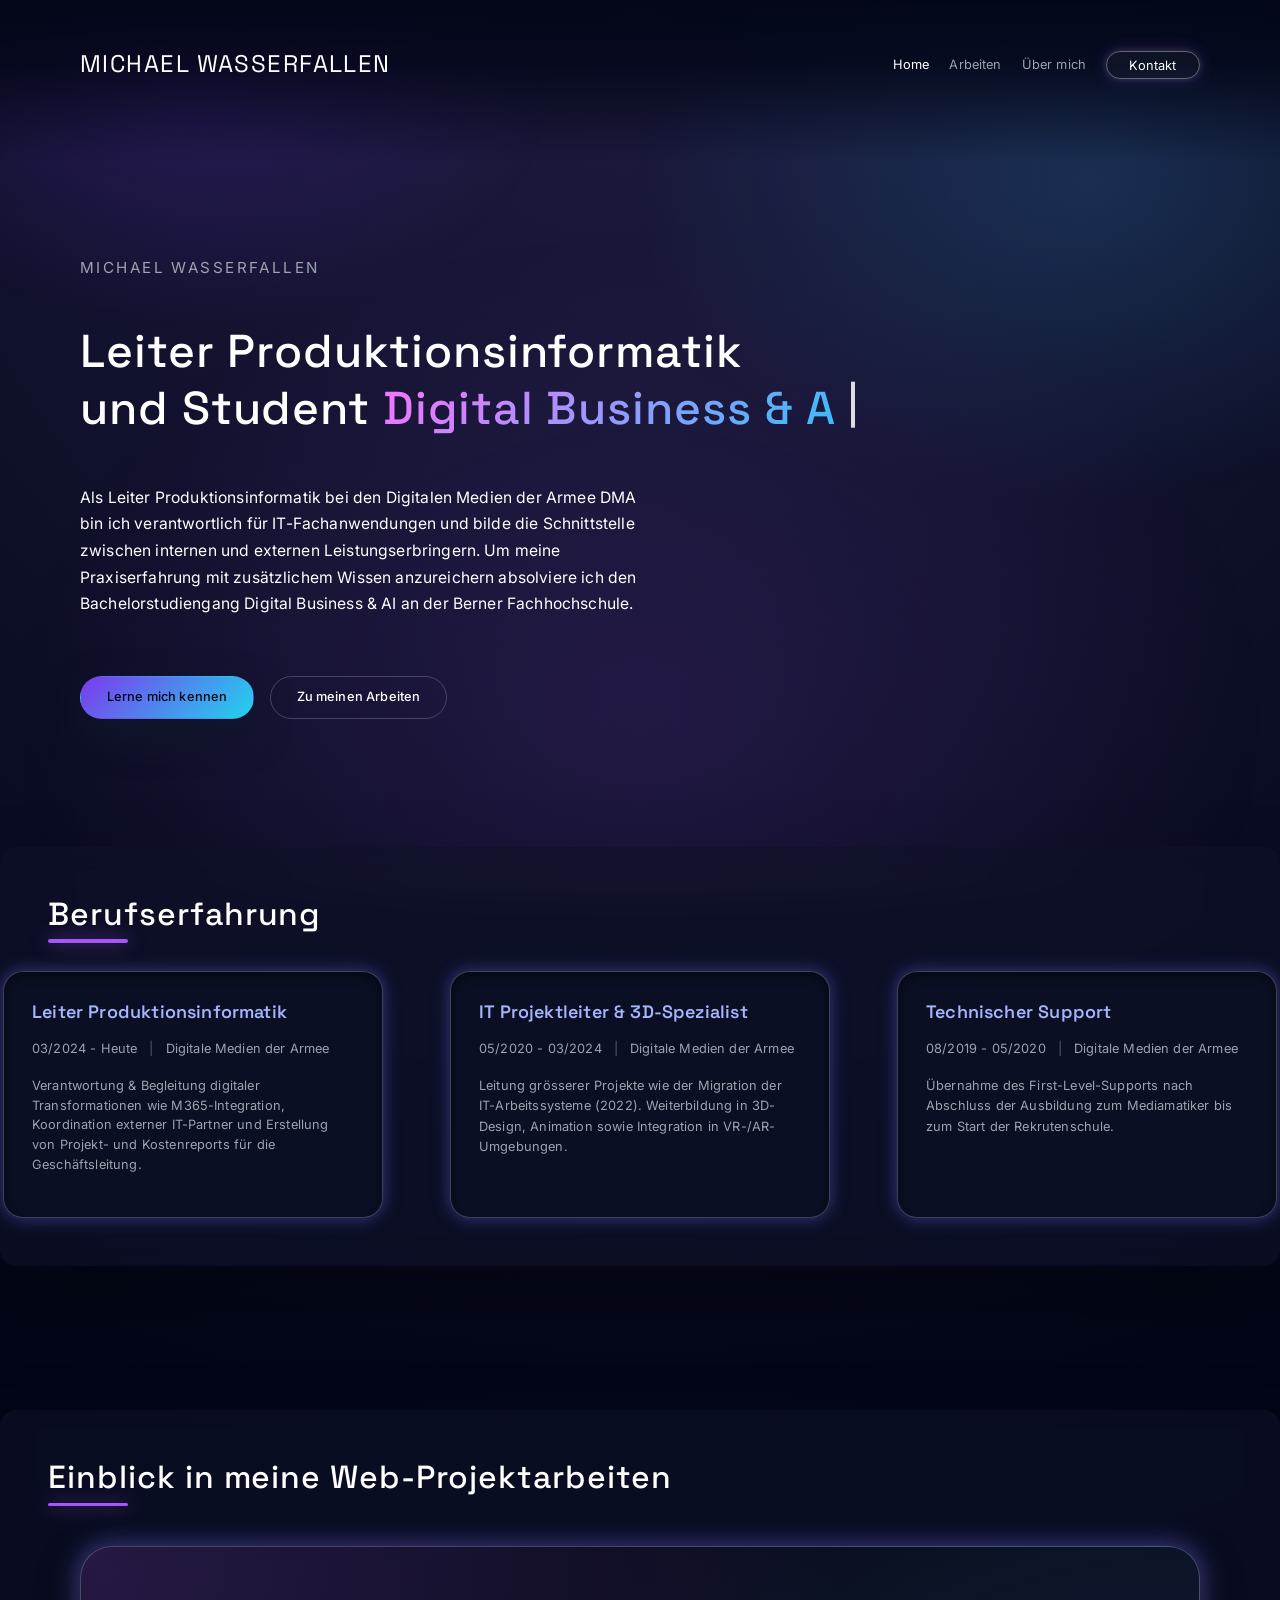
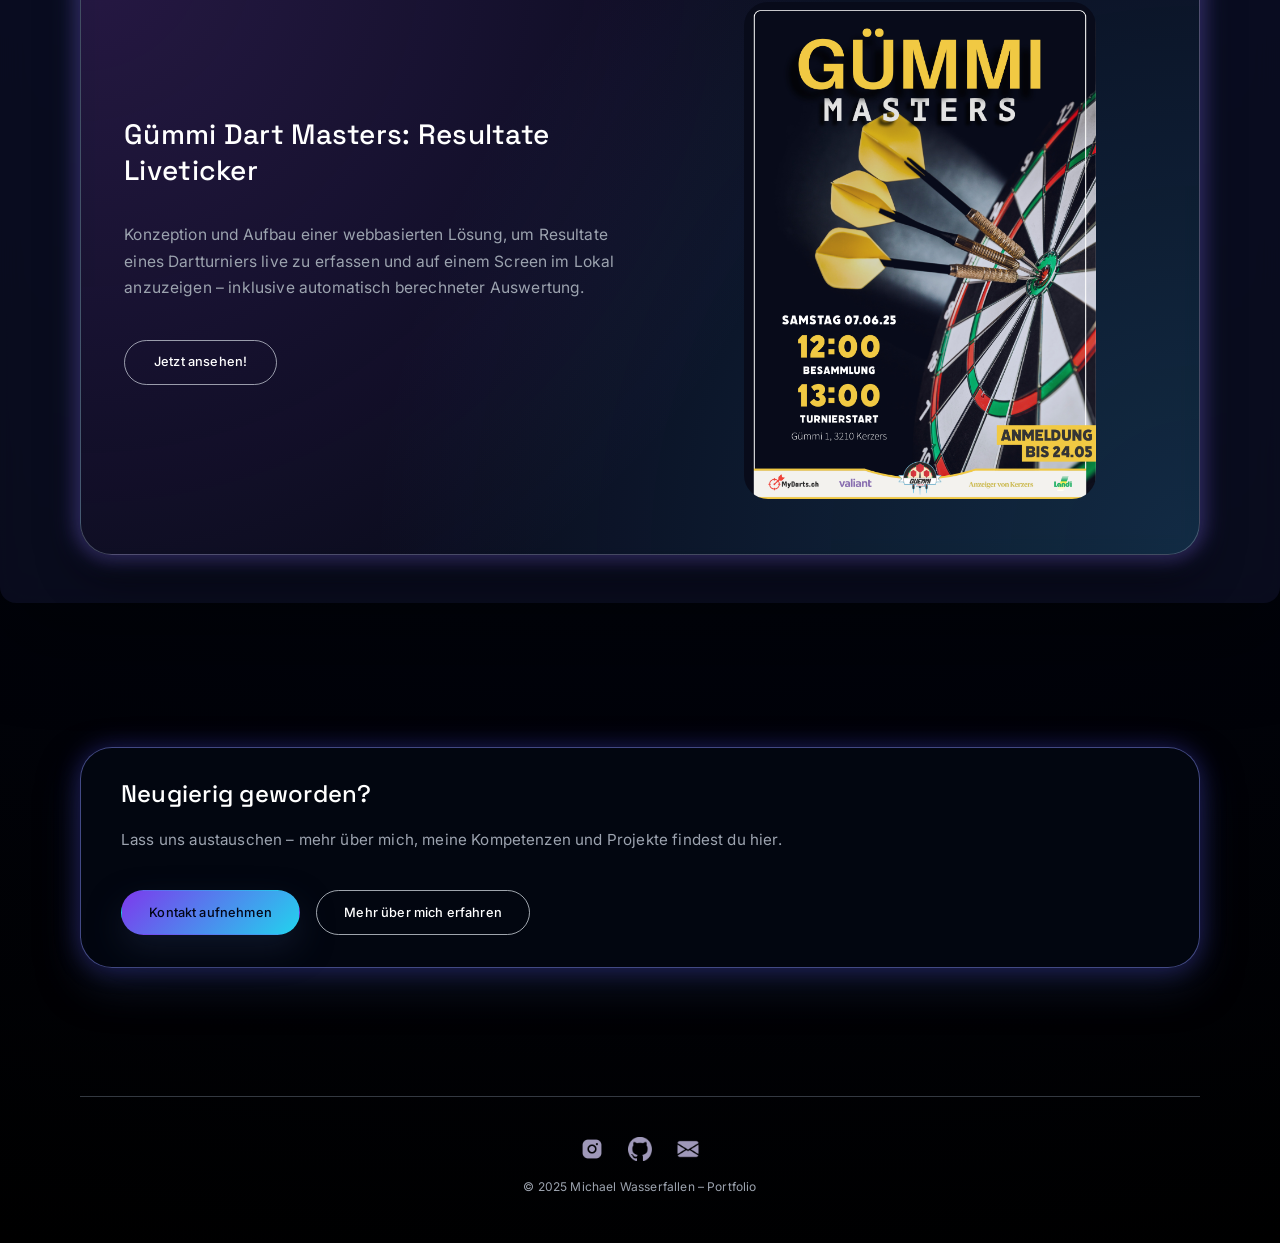
<file: index.html>
<!DOCTYPE html>
<html lang="de">
<head>
    <meta charset="UTF-8" />
    <meta name="viewport" content="width=device-width, initial-scale=1.0" />
    <title>Michael Wasserfallen – Portfolio</title>

    <!-- Google Fonts: Space Grotesk + Inter -->
    <link rel="preconnect" href="https://fonts.googleapis.com">
    <link rel="preconnect" href="https://fonts.gstatic.com" crossorigin>
    <link href="https://fonts.googleapis.com/css2?family=Inter:wght@300;400;500;600;700&family=Space+Grotesk:wght@400;500;600;700&display=swap"
          rel="stylesheet"
    />

    <!-- CSS-Stylesheets -->
    <link rel="stylesheet" href="css/base.css">
    <link rel="stylesheet" href="css/layout.css">
    <link rel="stylesheet" href="css/component.css">
</head>

<body>
<!-- HEADER / NAVIGATION -->
<header class="site-header">
    <div class="header-inner">
        <div class="brand">MICHAEL WASSERFALLEN</div>

        <nav id="site-nav" class="main-nav" aria-label="Hauptnavigation">
            <ul>
                <li><a href="index.html" class="active">Home</a></li>
                <li><a href="arbeiten.html">Arbeiten</a></li>
                <li><a href="ueber-mich.html">Über mich</a></li>
                <li><a href="kontakt.html" class="nav-link nav-link--cta">Kontakt</a></li>
            </ul>
        </nav>

        <button class="nav-toggle" type="button"
                aria-label="Menü öffnen"
                aria-controls="site-nav"
                aria-expanded="false">
            <span class="nav-toggle__icon" aria-hidden="true"></span>
        </button>
    </div>
</header>


<!-- HAUPTINHALT -->
<main class="content-inner">
    <!-- INTRO-BEREICH -->
    <section id="hero" aria-labelledby="hero-heading">
        <div class="hero-inner">
            <div class="hero-content">
                <p class="hero-subtitle">
                    Michael Wasserfallen
                </p>

                <h1 class="hero-title typewriter" aria-label="Leiter Produktionsinformatik und Student Digital Business & AI">
                    <span id="tw-line1"></span><br />
                    <span id="tw-line2"></span><span id="tw-grad" class="hero-highlight"></span>
                    <span class="tw-caret" aria-hidden="true"></span>
                </h1>


                <p class="hero-text">
                    Als Leiter Produktionsinformatik bei den Digitalen Medien der Armee DMA bin ich verantwortlich
                    für IT-Fachanwendungen und bilde die Schnittstelle zwischen internen und externen
                    Leistungs­erbringern. Um meine Praxiserfahrung mit zusätzlichem Wissen anzureichern absolviere
                    ich den Bachelorstudiengang Digital Business &amp; AI an der Berner Fachhochschule.
                </p>

                <div class="hero-actions">
                    <a href="ueber-mich.html" class="btn-hero btn-hero--primary">Lerne mich kennen</a>
                    <a href="arbeiten.html" class="btn-hero btn-hero--ghost">Zu meinen Arbeiten</a>
                </div>
            </div>
        </div>
    </section>


    <!-- BERUFSERFAHRUNG -->
    <section data-animate id="berufserfahrung" aria-labelledby="experience-heading">
        <div class="experience-inner module">
            <header>
                <h2 id="experience-heading" class="section-title section-title--underline">Berufserfahrung</h2>
            </header>

            <div class="experience-grid">
                <article class="experience-card">
                    <h3 class="exp-title">Leiter Produktionsinformatik</h3>
                    <p class="exp-meta">
                        <span>03/2024 - Heute</span>
                        <span class="meta-divider">|</span>
                        <span>Digitale Medien der Armee</span>
                    </p>
                    <p class="exp-text">
                        Verantwortung & Begleitung digitaler Transformationen wie M365-Integration, Koordination externer IT-Partner und Erstellung von Projekt- und Kostenreports für die Geschäftsleitung.
                    </p>
                </article>

                <article class="experience-card">
                    <h3 class="exp-title">IT Projektleiter &amp; 3D-Spezialist</h3>
                    <p class="exp-meta">
                        <span>05/2020 - 03/2024</span>
                        <span class="meta-divider">|</span>
                        <span>Digitale Medien der Armee</span>
                    </p>
                    <p>
                        Leitung grösserer Projekte wie der Migration der IT-Arbeitssysteme (2022). Weiterbildung in 3D-Design, Animation sowie Integration in VR-/AR-Umgebungen.
                    </p>
                </article>

                <article class="experience-card">
                    <h3 class="exp-title">Technischer Support</h3>
                    <p class="exp-meta">
                        <span>08/2019 - 05/2020</span>
                        <span class="meta-divider">|</span>
                        <span>Digitale Medien der Armee</span>
                    </p>
                    <p>
                        Übernahme des First-Level-Supports nach Abschluss der Ausbildung zum Mediamatiker bis zum Start der Rekrutenschule.
                    </p>
                </article>
            </div>
        </div>
    </section>

    <!-- WEB-PROJEKTARBEITEN -->
    <section data-animate id="webprojekte" aria-labelledby="projects-heading">
        <div class="projects-inner module">

            <header class="projects-header">
                <h2 id="projects-heading" class="section-title section-title--underline">
                    Einblick in meine Web-Projektarbeiten
                </h2>
            </header>

            <div class="project-card-wrapper">
                <article class="project-card">
                    <div class="project-card__content">
                        <h3 class="project-title">
                            Gümmi Dart Masters: Resultate Liveticker
                        </h3>
                        <p class="project-text">
                            Konzeption und Aufbau einer webbasierten Lösung, um Resultate eines
                            Dartturniers live zu erfassen und auf einem Screen im Lokal
                            anzuzeigen – inklusive automatisch berechneter Auswertung.
                        </p>
                        <a href="arbeiten.html" class="project-cta">Jetzt ansehen!</a>
                    </div>

                    <figure class="project-card__media">
                        <img
                                src="assets/guemmi-dart-masters.jpg"
                                alt="Poster zum Event Gümmi Dart Masters mit Dartboard und Turnierinfos"
                        />
                    </figure>
                </article>
            </div>

        </div>
    </section>



    <!-- CALL-TO-ACTION BEREICH -->
    <section data-animate id="cta" aria-labelledby="cta-heading">
        <div class="cta-inner">
            <article class="cta-card">
                <div class="cta-content">
                    <h2 id="cta-heading">Neugierig geworden?</h2>
                    <p class="cta-text">
                        Lass uns austauschen – mehr über mich, meine Kompetenzen und Projekte
                        findest du hier.
                    </p>
                </div>

                <div class="cta-actions">
                    <a href="kontakt.html" class="btn-cta btn-cta--primary">
                        Kontakt aufnehmen
                    </a>
                    <a href="ueber-mich.html" class="btn-cta btn-cta--ghost">
                        Mehr über mich erfahren
                    </a>
                </div>
            </article>
        </div>
    </section>


</main>

<!-- FOOTER -->
<footer class="site-footer">
    <div class="footer-container">
        <div class="footer-line"></div>

        <div class="footer-inner">
            <div class="footer-social">
                <a href="https://www.instagram.com/michael_was.00" target="_blank" class="footer-icon"><img src="assets/instagram.png" alt="instagram"></a>
                <a href="https://github.com/repos" target="_blank" class="footer-icon"><img src="assets/github.png" alt="github"></a>
                <a href="mailto:michael@wasserfallen.ch" class="footer-icon"><img src="assets/mail.png" alt="mail"></a>
            </div>

            <p class="footer-copy">
                © 2025 Michael Wasserfallen – Portfolio
            </p>
        </div>
    </div>
</footer>

<!-- Scripts -->

<script src="js/animations.js"></script>
<script src="js/nav.js"></script>
<script src="js/title.js"></script>

</body>
</html>
</file>
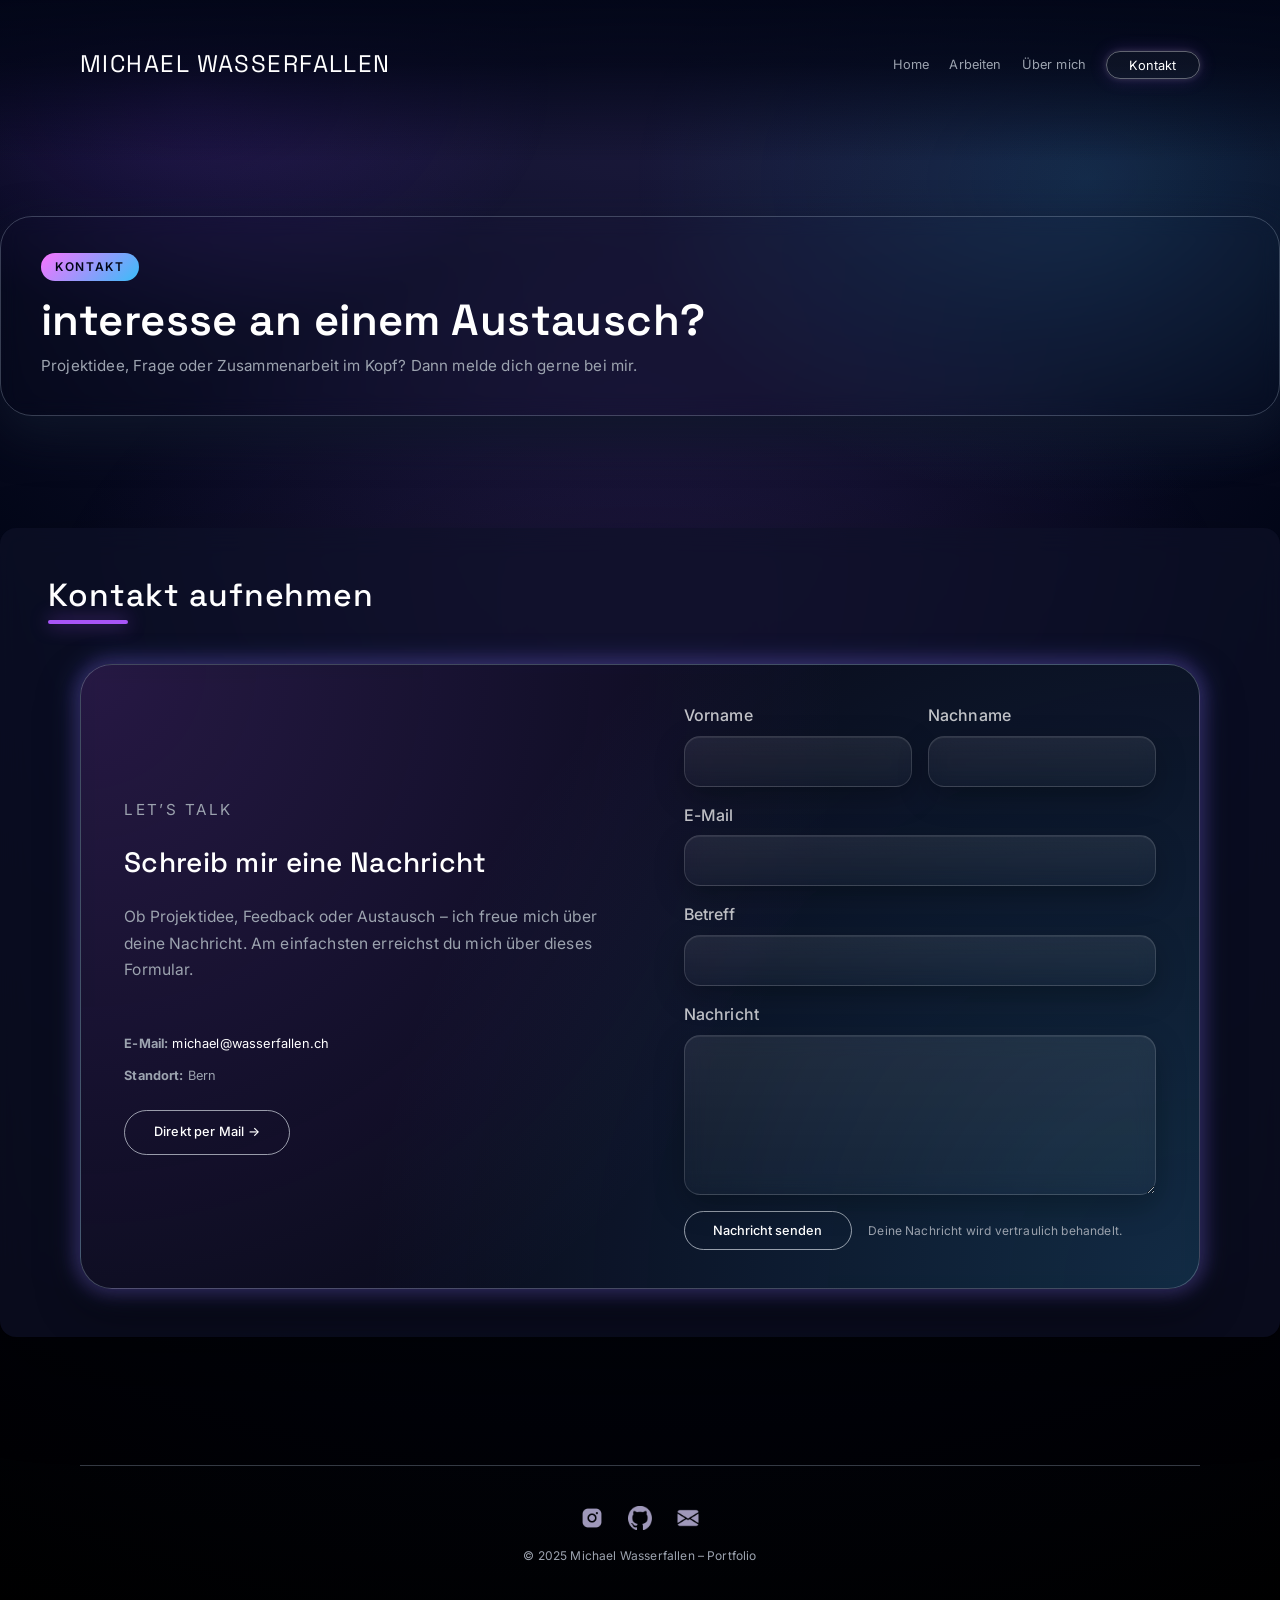
<file: kontakt.html>
<!doctype html>
<html lang="de">
<head>
    <meta charset="utf-8" />
    <meta name="viewport" content="width=device-width, initial-scale=1" />
    <title>Kontakt · Portfolio</title>

    <!-- Google Fonts -->
    <link rel="preconnect" href="https://fonts.googleapis.com">
    <link rel="preconnect" href="https://fonts.gstatic.com" crossorigin>
    <link href="https://fonts.googleapis.com/css2?family=Inter:wght@300;400;500;600;700&family=Space+Grotesk:wght@400;500;600;700&display=swap" rel="stylesheet">

    <!-- Bestehende Styles -->
    <link rel="stylesheet" href="css/base.css" />
    <link rel="stylesheet" href="css/layout.css" />
    <link rel="stylesheet" href="css/component.css" />

    <!-- Page-spezifisch -->
    <link rel="stylesheet" href="css/kontakt.css" />

</head>

<body class="page page--kontakt">

<!-- HEADER -->
<header class="site-header">
    <div class="header-inner">
        <div class="brand">MICHAEL WASSERFALLEN</div>

        <nav id="site-nav" class="main-nav" aria-label="Hauptnavigation">
            <ul>
                <li><a href="index.html">Home</a></li>
                <li><a href="arbeiten.html">Arbeiten</a></li>
                <li><a href="ueber-mich.html">Über mich</a></li>
                <li><a href="kontakt.html" class="active nav-link nav-link--cta">Kontakt</a></li>
            </ul>
        </nav>

        <button class="nav-toggle"
                type="button"
                aria-label="Menü öffnen"
                aria-controls="site-nav"
                aria-expanded="false">
            <span class="nav-toggle__icon" aria-hidden="true"></span>
        </button>
    </div>
</header>

<main class="content-inner" id="content">

    <section id="kontakt-hero" class="page-hero" aria-labelledby="kontakt-hero-heading">
        <div class="page-hero-inner">
            <div class="page-hero-card">
                <span class="page-hero-chip">KONTAKT</span>
                <h1 id="kontakt-hero-heading" class="page-hero-title">interesse an einem Austausch?</h1>
                <p class="page-hero-lead">
                    Projektidee, Frage oder Zusammenarbeit im Kopf? Dann melde dich gerne bei mir.
                </p>
            </div>
        </div>
    </section>


    <!-- KONTAKT -->
    <section data-animate id="kontakt" aria-labelledby="kontakt-heading">
        <div class="projects-inner module">

            <header class="projects-header">
                <h2 id="kontakt-heading" class="section-title section-title--underline">
                    Kontakt aufnehmen
                </h2>
            </header>

            <div class="project-card-wrapper">
                <article class="project-card" aria-label="Kontaktformular">

                    <!-- LEFT: Text -->
                    <div class="project-card__content">
                        <p class="hero-subtitle" style="margin:0;">Let’s talk</p>

                        <h2 class="project-title" style="margin:0;">
                            Schreib mir eine Nachricht
                        </h2>

                        <p class="project-text">
                            Ob Projektidee, Feedback oder Austausch – ich freue mich über deine Nachricht.
                            Am einfachsten erreichst du mich über dieses Formular.
                        </p>

                        <div class="contact-meta">
                            <div>
                                <strong>E-Mail:</strong>
                                <a href="mailto:michael@wasserfallen.ch">
                                    michael@wasserfallen.ch
                                </a>
                            </div>
                            <div>
                                <strong>Standort:</strong> Bern
                            </div>
                        </div>

                        <a class="project-cta"
                           href="mailto:michael@wasserfallen.ch">
                            Direkt per Mail →
                        </a>
                    </div>

                    <!-- RIGHT: FORM -->
                    <div class="project-card__media">

                        <!-- FORMSPREE ENDPOINT -->
                        <form class="contact-form"
                              id="contact-form"
                              action="https://formspree.io/f/mvgejdvr"
                              method="POST">

                            <!-- Formspree Optionen -->
                            <input type="hidden" name="_subject" value="[Portfolio] Neue Kontaktanfrage">
                            <input type="hidden" name="_template" value="table">

                            <!-- Honeypot gegen Spam -->
                            <input type="text" name="_gotcha" style="display:none">

                            <div class="form-grid">
                                <div class="field">
                                    <label for="vorname">Vorname</label>
                                    <input id="vorname" name="Vorname" type="text" required>
                                </div>

                                <div class="field">
                                    <label for="nachname">Nachname</label>
                                    <input id="nachname" name="Nachname" type="text" required>
                                </div>

                                <div class="field field--full">
                                    <label for="email">E-Mail</label>
                                    <input id="email" name="E-Mail" type="email" required>
                                </div>

                                <div class="field field--full">
                                    <label for="betreff">Betreff</label>
                                    <input id="betreff" name="Betreff" type="text" required>
                                </div>

                                <div class="field field--full">
                                    <label for="nachricht">Nachricht</label>
                                    <textarea id="nachricht" name="Nachricht" rows="6" required></textarea>
                                </div>
                            </div>

                            <div class="form-actions">
                                <button class="project-cta" type="submit">
                                    Nachricht senden
                                </button>
                                <p class="form-hint">
                                    Deine Nachricht wird vertraulich behandelt.
                                </p>
                            </div>
                        </form>

                        <div class="form-success" id="form-success" hidden>
                            <h3>Vielen Dank!</h3>
                            <p>Deine Nachricht wurde erfolgreich übermittelt.<br>
                                Ich melde mich so bald wie möglich bei dir.</p>
                        </div>

                    </div>
                </article>
            </div>

        </div>
    </section>

</main>

<!-- FOOTER -->
<footer class="site-footer">
    <div class="footer-container">
        <div class="footer-line"></div>

        <div class="footer-inner">
            <div class="footer-social">
                <a href="https://www.instagram.com/michael_was.00" target="_blank" class="footer-icon"><img src="assets/instagram.png" alt="instagram"></a>
                <a href="https://github.com/repos" target="_blank" class="footer-icon"><img src="assets/github.png" alt="github"></a>
                <a href="mailto:michael@wasserfallen.ch" class="footer-icon"><img src="assets/mail.png" alt="mail"></a>
            </div>

            <p class="footer-copy">
                © 2025 Michael Wasserfallen – Portfolio
            </p>
        </div>
    </div>
</footer>

<script src="js/nav.js"></script>
<script src="js/animations.js"></script>
<script src="js/contact.js"></script>

</body>
</html>
</file>
<file: css/base.css>
:root {
    /* Farbpalette */
    --color-bg: #050816;
    --color-bg-soft: #0b1020;
    --color-surface: #111827;
    --color-surface-soft: #020617;

    --color-primary: #7c3aed;
    --color-primary-soft: rgba(124, 58, 237, 0.15);

    --color-accent: #22d3ee;
    --color-accent-soft: rgba(34, 211, 238, 0.25);

    --color-text-main: #ffffff;
    --color-text-muted: #9ca3af;
    --color-border-subtle: #1f2933;
    --color-border-strong: #4b5563;

    /* Typografie – Fonts */
    --font-heading: "Space Grotesk", system-ui, -apple-system, BlinkMacSystemFont,
    "Segoe UI", sans-serif;
    --font-body: "Inter", system-ui, -apple-system, BlinkMacSystemFont, "Segoe UI",
    sans-serif;

    /* Typografie – Grössen */
    --font-size-xs: 0.75rem;   /* z.B. Badges, Meta */
    --font-size-sm: 0.8rem;  /* Navigation, kleinere Labels */
    --font-size-base: 1rem;    /* Standard-Fliesstext */
    --font-size-lg: 1.125rem;  /* Lead-Text, Cards */
    --font-size-xl: 1.5rem;    /* Sekundäre Überschriften */
    --font-size-2xl: 2rem;     /* H2 / Hero-Subheadline */
    --font-size-3xl: 2.75rem;  /* H1 / Hero-Headline */

    /* Abstände (Spacing Scale) */
    --space-2: 0.5rem;
    --space-3: 0.75rem;
    --space-4: 1rem;
    --space-5: 1.25rem;
    --space-6: 1.5rem;
    --space-8: 2rem;
    --space-10: 2.5rem;
    --space-12: 3rem;

    /* Radius & Schatten */
    --radius-sm: 0.375rem;
    --radius-md: 0.75rem;
    --radius-lg: 1.5rem;
    --radius-pill: 999px;

    --shadow-soft: 0 18px 45px rgba(15, 23, 42, 0.85);

    /* Breakpoints */
    --bp-sm: 640px;
    --bp-md: 768px;
    --bp-lg: 1024px;
    --bp-xl: 1280px;
}

/* -------------------------
   Reset / Normalisierung light
   ------------------------- */

*,
*::before,
*::after {
    box-sizing: border-box;
}

html,
body {
    margin: 0;
    padding: 0;
}

/* -------------------------
   Global Styles
   ------------------------- */

body {
    font-family: var(--font-body);
    font-size: var(--font-size-base);
    line-height: 1.6;
    letter-spacing: 0.01em;
    color: var(--color-text-main);

    background: radial-gradient(
            circle at top,
            #1d1b3f 0,
            #020617 50%,
            #000000 100%
    );
    min-height: 100vh;

    -webkit-font-smoothing: antialiased;
}

/* Standard-Text */

p {
    margin: 0 0 0.9rem;
}

/* Überschriften */

h1,
h2,
h3,
h4,
h5,
h6 {
    font-family: var(--font-heading);
    font-weight: 600;
    letter-spacing: 0.01em;
    margin: 0 0 0.6rem;
    color: var(--color-text-main);
}

h1 {
    font-size: var(--font-size-3xl);
    line-height: 1.1;
}

h2 {
    font-size: var(--font-size-2xl);
    line-height: 1.2;
}

h3 {
    font-size: var(--font-size-xl);
    line-height: 1.3;
}

/* Listen */

ul,
ol {
    margin: 0 0 0.9rem 1.4rem;
    padding: 0;
}

/* Links */

a {
    color: inherit;
    text-decoration: none;
}

a:hover {
    text-decoration: underline;
}

/* Bilder */

img {
    max-width: 100%;
    display: block;
}

/* Formulare – Basis */

input,
textarea,
button {
    font-family: inherit;
    font-size: inherit;
}

/* Hintergrundfarbe */

body::before {
    content: "";
    position: fixed;
    inset: 0;
    z-index: -1;

    background:
            radial-gradient(600px 400px at 15% 10%, rgba(124,58,237,0.18), transparent 60%),
            radial-gradient(700px 500px at 85% 20%, rgba(56,189,248,0.16), transparent 65%),
            radial-gradient(900px 700px at 50% 80%, rgba(168,85,247,0.12), transparent 70%);
}
</file>
<file: css/layout.css>
/* Globales Grid-Layout */

:root {
    --grid-columns: 12;
    --grid-gutter: 24px;
    --grid-margin-x: 80px;
}

.layout-grid {
    display: grid;

    grid-template-columns:
    [full-start]
    minmax(var(--grid-margin-x), 1fr)
    [content-start]
    repeat(var(--grid-columns), minmax(0, 72px))
    [content-end]
    minmax(var(--grid-margin-x), 1fr)
    [full-end];

    column-gap: var(--grid-gutter);
    width: 100%;
}

.content-inner{
    max-width: 90rem;
    margin: 0 auto;

}

.site-header,
.site-footer {
    width: 100%;

}

/* HEADER */
.site-header {
    position: sticky;
    top: 0;
    z-index: 100;
    width: 100%;
    background: linear-gradient(
            to bottom,
            rgba(2, 6, 23, 0.95) 0%,      /* kräftiger am oberen Rand */
            rgba(2, 6, 23, 0.80) 40%,     /* weichere Mitte */
            rgba(2, 6, 23, 0.00) 100%     /* Ausblendung */
    );
}

.header-inner {
    max-width: 90rem;          /* wie experience-inner, projects-inner, cta-inner, footer-container */
    margin: 0 auto;
    padding-inline: 5rem;      /* 80px links/rechts */
    padding-bottom: 2rem;
    height: 10rem;              /* Header-Höhe */
    display: flex;
    align-items: center;
    justify-content: space-between;
}

/* =========================
   Hero Layout
   ========================= */

/* HERO – Layout */

#hero {
    position: relative;
    padding: 6rem 0 4rem;
}

.hero-inner {
    max-width: 90rem;               /* wie experience-inner, projects-inner, footer-container */
    margin: 0 auto;
    padding-inline: 5rem;           /* 80px links/rechts */
}

@media (max-width: 855px) {
    .hero-inner {
        padding-inline: 2rem;
    }

    .header-inner {
        padding-inline: 2rem;
    }

    #hero {
        min-height: auto;
        padding-top: 4rem;
        padding-bottom: 3rem;
    }

    .experience-inner {
        padding-inline: 2rem;
    }
}
.hero-content {
    width: 100%;
    display: flex;
    flex-direction: column;
    gap: 1.6rem;                        /* Abstand zwischen Subtitle, H1, Text, Buttons */
}

.hero-actions {
    display: flex;
    gap: 1rem;
}

/* =========================
   Page Hero (Subpages)
   ========================= */

.page-hero{
    position: relative;
    padding: 3.5rem 0 2.5rem;
}

.page-hero-inner{
    max-width: 90rem;
    margin: 0 auto;
}

@media (max-width: 855px){
    .page-hero-inner{
        padding-inline: 2rem;
    }
}

@media (max-width: 48rem){
    .page-hero{
        padding: 3rem 0 2rem;
    }
}


/* =========================
   Berufserfahrung – Layout
   ========================= */

/* Äusserer Abschnitt – oben/unten Luft, kein Grid mehr */
#berufserfahrung {
    padding: 4rem 0 4.5rem;
}

/* Innerer Container, der für die 80px Rand sorgt */
.experience-inner {
    max-width: 90rem;      /* 1440px = 90rem */
    margin: 0 auto;
    padding-inline: 5rem;  /* 80px links & rechts */
}

/* Grid-Grundlayout – mobile first */
.experience-grid {
    display: grid;
    grid-template-columns: minmax(0, 1fr);
    row-gap: 2rem;
}

/* Ab ~768px: 2 Spalten */
@media (min-width: 48rem) { /* 768px */
    .experience-grid {
        grid-template-columns: repeat(2, minmax(0, 1fr));
        column-gap: 2rem;
    }
}

/* Ab ~1200–1440px: 3 Spalten mit Figma-Werten in rem */
@media (min-width: 75rem) { /* 1200px */
    .experience-grid {
        grid-template-columns: repeat(3, 23.75rem); /* 380px */
        column-gap: 4.1875rem;                      /* 67px */
        justify-content: center;                    /* zentriert im Container */
    }
}

/* =========================
   Projekte – Layout
   ========================= */

#webprojekte {
    padding: 4.5rem 0 5rem;
}

/* Gleiche Breite & Padding wie Berufserfahrung! */
.projects-inner {
    max-width: 90rem;        /* wie .experience-inner */
    margin: 0 auto;
    padding-inline: 5rem;    /* 80px links/rechts, wie bei Berufserfahrung */
}

@media (max-width: 48rem) {
    .projects-inner {
        padding-inline: 1.5rem;
    }
}

.projects-header {
    margin-bottom: 2.5rem;
}

/* Wrapper, der die Card zentriert */
.project-card-wrapper {
    display: flex;
    justify-content: center;  /* Karte mittig, Titel bleibt am Grid */
}

/* Die eigentliche Card als 2-Spalten-Grid */
.project-card {
    width: 100%;
    max-width: 70rem;
    margin: 0 auto;
    display: grid;
    gap: 2.5rem;
    align-items: stretch;
}

@media (min-width: 56rem) {
    .project-card {
        grid-template-columns: minmax(0, 1.1fr) minmax(0, 1fr);
    }
}

.project-card__content {
    display: flex;
    flex-direction: column;
    justify-content: center;
    gap: 1.5rem;
    align-items: flex-start;   /* wichtig: sonst Button mittig/breit */
}

.project-card__media {
    display: flex;
    align-items: center;
    justify-content: center;
}

.project-card__media img {
    width: 100%;
    max-width: 22rem;
    border-radius: 1.5rem;
    object-fit: cover;
}

/* CTA – Layout */

#cta {
    padding: 4rem 0 5rem;
}

.cta-inner {
    max-width: 90rem;
    margin: 0 auto;
    padding-inline: 5rem;      /* wie bei den anderen Sections */
}

@media (max-width: 48rem) {
    .cta-inner {
        padding-inline: 1.5rem;
    }
}

.cta-card {
    border-radius: 2rem;
    padding: 2rem 2.5rem;
    display: flex;
    flex-direction: column;    /* Buttons unter den Text */
    align-items: flex-start;   /* alles linksbündig */
    gap: 1.5rem;
}

.cta-content {
    display: flex;
    flex-direction: column;
    gap: 0.6rem;
}

.cta-actions {
    display: flex;
    flex-wrap: wrap;
    gap: 1rem;
}

/* =========================
   Footer – Layout
   ========================= */

.site-footer {
    padding: 3rem 0 2rem;
}

/* Container mit derselben Breite wie die Sections */
.footer-container {
    max-width: 90rem;
    margin: 0 auto;
    padding-inline: 5rem; /* = 80px links + rechts */
}

/* Linie mit gleicher Breite wie der Content */
.footer-line {
    width: 100%;
    height: 1px;
    background: rgba(148, 163, 184, 0.35);
}

/* Footer-Inhalt bleibt zentriert */
.footer-inner {
    display: flex;
    flex-direction: column;
    align-items: center;
    gap: 1rem;
}

@media (max-width: 48rem) {
    .footer-container {
        padding-inline: 1.5rem;
    }
}


/*--- Arbeiten ---*/

/* Wenn du "stack" und "actions" noch nicht hast: */
.stack { display: grid; gap: 1rem; }
.actions { display: flex; flex-wrap: wrap; gap: .75rem; align-items: center; }

/* Featured-Projekt: 2 Spalten ab Desktop, sonst 1 */
.grid--projects {
    display: grid;
    gap: 1.25rem;
}
@media (min-width: 900px) {
    .grid--projects {
        grid-template-columns: 1.2fr .8fr;
        align-items: center;
    }
}

@media (max-width: 500px){
    .current-role__wrap{
        max-width: none;
    }
}
</file>
<file: css/component.css>
/* Brand / Name im Header */
.brand {
    font-family: var(--font-heading);
    letter-spacing: 0.06em;
    font-size: var(--font-size-xl);
    text-transform: uppercase;
}

/* Navigation */
header nav ul {
    display: flex;
    gap: 1.25rem;
    list-style: none;
    padding: 0;
    margin: 0;
}

header nav a {
    font-size: var(--font-size-sm);
    color: var(--color-text-muted);
    text-decoration: none;
}

header nav a.active,
header nav a:hover {
    color: var(--color-text-main);
}

/* ===================================
   Navigation CTA Button (Kontakt)
   =================================== */

.nav-link--cta {
    padding: 0.35rem 1.4rem;
    border-radius: 999px;
    border: 1px solid rgba(255, 255, 255, 0.35);
    color: var(--color-text-main);
    background: rgba(255, 255, 255, 0.03);
    box-shadow:
            0 0 6px rgba(255, 255, 255, 0.15),
            0 0 18px rgba(168, 85, 247, 0.20);
    transition:
            background 150ms ease,
            border-color 150ms ease,
            box-shadow 150ms ease,
            transform 150ms ease,
            color 150ms ease;
}

/* Hover Style */
.nav-link--cta:hover {
    background: linear-gradient(135deg, #f973ff, #38bdf8);
    color: #020617;
    border-color: transparent;
    box-shadow:
            0 0 12px rgba(249, 115, 255, 0.45),
            0 0 24px rgba(56, 189, 248, 0.35),
            0 4px 24px rgba(0, 0, 0, 0.6);

    transform: translateY(-1px);
}

/* =========================
   Mobile Nav (Hamburger)
   ========================= */

.header-inner { position: relative; } /* damit Dropdown sauber sitzt */

.nav-toggle{
    display: none; /* Desktop: versteckt */
    width: 44px;
    height: 44px;
    border-radius: 999px;
    border: 1px solid rgba(148, 163, 184, 0.35);
    background: rgba(15, 23, 42, 0.35);
    backdrop-filter: blur(8px);
    cursor: pointer;
    -webkit-appearance: none;
    appearance: none;
    padding: 0;
    line-height: 1;
    flex: 0 0 44px;      /* verhindert "zusammendrücken" */
    border-radius: 999px;
    overflow: hidden;
}

.nav-toggle:focus-visible{
    outline: 2px solid rgba(56, 189, 248, 0.8);
    outline-offset: 3px;
}

.nav-toggle__icon{
    position: relative;
    display: block;
    width: 18px;
    height: 2px;
    margin: 0 auto;
    background: rgba(255,255,255,0.9);
    border-radius: 999px;
}

.nav-toggle__icon::before,
.nav-toggle__icon::after{
    content:"";
    position: absolute;
    left: 0;
    width: 18px;
    height: 2px;
    background: rgba(255,255,255,0.9);
    border-radius: 999px;
    transition: transform 180ms ease, top 180ms ease, opacity 180ms ease;
}

.nav-toggle__icon::before{ top: -6px; }
.nav-toggle__icon::after{ top: 6px; }

/* Mobile Breakpoint */
@media (max-width: 855px){

    /* Button sichtbar (rechts, gleiche Zeile wie Brand) */
    .nav-toggle{
        display: inline-flex;
        align-items: center;
        justify-content: center;
        margin-left: 5rem;
    }

    /* Menü: volle Breite unter dem Header */
    .main-nav{
        position: absolute;
        left: 0;
        right: 0;
        top: 100%;
        width: 100%;
        padding: 0.75rem 1rem 1rem;


        background: rgba(2, 6, 23, 0.92);
        border-top: 1px solid rgba(148, 163, 184, 0.25);
        box-shadow: 0 18px 45px rgba(15, 23, 42, 0.55);


        display: block;                 /* wichtig für Animation */
        opacity: 0;
        transform: translateY(-10px);
        pointer-events: none;
        visibility: hidden;

        transition:
                opacity 220ms ease,
                transform 220ms ease,
                visibility 0s linear 220ms;   /* visibility erst nach Fade aus */

        border-radius: 0;
    }

    /* UL vertikal */
    .main-nav ul{
        display: grid;
        gap: 0.25rem;
        margin: 0;
        padding: 0;
    }

    .main-nav a{
        display: flex;
        align-items: center;
        justify-content: flex-start;
        padding: 0.95rem 0.9rem;
        border-radius: 0.9rem;
    }

    .main-nav a.nav-link--cta{
        justify-content: center;
    }

    /* Open-State */
    .site-header.nav-open .main-nav{
        opacity: 1;
        transform: translateY(0);
        pointer-events: auto;
        visibility: visible;

        transition:
                opacity 220ms ease,
                transform 220ms ease,
                visibility 0s;
    }



    .site-header.nav-open .nav-toggle__icon{ background: transparent; }
    .site-header.nav-open .nav-toggle__icon::before{ top: 0; transform: rotate(45deg); }
    .site-header.nav-open .nav-toggle__icon::after{ top: 0; transform: rotate(-45deg); }

}



/* Featured Project */
.featured-project .project-text a.project-link {
    display: inline-block;
    margin-top: 1rem;
    color: var(--color-accent);
    font-weight: 500;
}

/* =========================
   Home: Hero-Section
   ========================= */

.typewriter {
    position: relative;
}

/* Blinking caret */
.tw-caret {
    display: inline-block;
    width: 0.08em;
    height: 1em;
    margin-left: 0.08em;
    transform: translateY(0.08em);
    background: currentColor;
    opacity: 0.85;
    animation: tw-blink 0.9s steps(1) infinite;
}

@keyframes tw-blink {
    50% { opacity: 0; }
}

/* Accessibility: respects user setting */
@media (prefers-reduced-motion: reduce) {
    .tw-caret { animation: none; }
}


.hero-subtitle {
    font-size: var(--font-size-sm);
    color: var(--color-text-muted);
    letter-spacing: 0.16em;
    text-transform: uppercase;
}

#hero-heading {
    font-family: var(--font-heading);
    font-size: var(--font-size-3xl);
    line-height: 1.1;
    letter-spacing: 0.01em;
}

.hero-text {
    font-size: var(--font-size-lg);
    color: var(--color-text-muted);
    max-width: 48rem;                  /* etwas schmaler Fliesstext */
}

/* Buttons im Hero */
.hero-actions {
    display: flex;
    flex-wrap: wrap;
    gap: 1rem;
}

.hero-actions a {
    display: inline-flex;
    align-items: center;
    justify-content: center;
    padding: 0.65rem 1.6rem;
    border-radius: var(--radius-pill);
    font-size: var(--font-size-sm);
    font-weight: 500;
    text-decoration: none;
}

/* =========================
   Page Hero (Subpages) – Card/Typo
   ========================= */

.page-hero-card{
    position: relative;
    border-radius: 2rem;
    padding: 2.25rem 2.5rem;
    border: 1px solid rgba(148, 163, 184, 0.35);
    box-shadow: var(--shadow-soft);
    backdrop-filter: blur(10px);
}

.page-hero-chip{
    display: inline-flex;
    align-items: center;
    height: 28px;
    padding: 0 14px;
    border-radius: 999px;

    font-size: var(--font-size-xs);
    font-weight: 600;
    letter-spacing: 0.14em;
    text-transform: uppercase;

    background: linear-gradient(135deg, #f973ff, #38bdf8);
    color: #020617;
}

.page-hero-title{
    margin-top: 1rem;
    font-size: clamp(2.4rem, 3.4vw, 3.4rem);
    line-height: 1.1;
}

.page-hero-lead{
    margin: 0.35rem 0 0;
    color: var(--color-text-muted);
    font-size: 0.95rem;
}

@media (max-width: 48rem){
    .page-hero-card{
        padding: 1.75rem 1.5rem;
    }
}


/* Erster Link = Primärbutton */
.hero-actions a:first-child {
    background: linear-gradient(135deg, var(--color-primary), var(--color-accent));
    color: #020617;
    box-shadow: 0 16px 36px rgba(15, 23, 42, 0.9);
}

.hero-actions a:first-child:hover {
    background: linear-gradient(135deg, #f973ff, #38bdf8);
    color: #020617;
    border-color: transparent;
    box-shadow: 0 0 12px rgba(249, 115, 255, 0.45), 0 0 24px rgba(56, 189, 248, 0.35), 0 4px 24px rgba(0, 0, 0, 0.6);
    transform: translateY(-1px);
}

/* Zweiter Link = Ghost-Button */
.hero-actions a:last-child {
    background: transparent;
    border: 1px solid rgba(148, 163, 184, 0.35);
    color: var(--color-text-main);
}

.hero-actions a:last-child:hover {
    background: rgba(15, 23, 42, 0.95);
    box-shadow: 0 0 12px rgba(249, 115, 255, 0.45), 0 0 24px rgba(56, 189, 248, 0.35), 0 4px 24px rgba(0, 0, 0, 0.6);
    transform: translateY(-1px);

}

/* Zwischentitel - Section title */

.section-title {
    font-family: var(--font-heading);
    font-size: var(--font-size-2xl);
    font-weight: 500;
    letter-spacing: 0.03em;
    color: var(--color-text-main);
    margin: 0 0 1.75rem;
}


.section-title--underline {
    position: relative;
    padding-bottom: 0.6rem;        /* Abstand zur Linie */
}

.section-title--underline::after {
    content: "";
    position: absolute;
    left: 0;
    bottom: 0;
    width: 5rem;                   /* Länge der Linie ~80px */
    height: 0.22rem;               /* ca. 3–4px */
    border-radius: 999px;
    background: #a855f7;
    box-shadow: 0 0 18px rgba(168, 85, 247, 0.7);
}

/* Highlights- und Akzente */

.module {
    position: relative;
    border-radius: 1rem;
    padding: 3rem;
    background: rgba(15, 18, 40, 0.65);
    backdrop-filter: blur(14px);
    box-shadow: 0 40px 80px rgba(0,0,0,0.35);
}

[data-animate] {
    opacity: 0;
    transform: translateY(24px);
    transition: opacity .8s ease, transform .8s ease;
}

[data-animate].is-visible {
    opacity: 1;
    transform: translateY(0);
}



/* =========================
   Berufserfahrung – Cards
   ========================= */

.experience-card {
    min-height: 13.5625rem;   /* 217px – min-height, damit Text nicht überläuft */
    padding: 1.75rem;
    border-radius: 1.25rem;
    background: rgba(12, 17, 35, 0.55);
    border: 1px solid rgba(148, 163, 184, 0.35);
    display: flex;
    flex-direction: column;
    gap: 0.5rem;
    backdrop-filter: blur(6px);
    box-shadow:
            0 0 18px 3px rgba(103, 135, 255, 0.20),   /* großer blauer Glow */
            0 0 12px 2px rgba(168, 85, 247, 0.15),     /* violetter sekundärer Glow */
            0 4px 12px rgba(0, 0, 0, 0.45) inset;

}

.experience-card:hover {
    transform: translateY(-3px);
    border-color: rgba(168, 85, 247, 0.28);
    box-shadow:
            0 0 0 1px rgba(120, 80, 255, 0.12) inset,
            0 22px 70px rgba(0,0,0,0.38);
}

.experience-card h3 {
    font-family: var(--font-heading);
    font-size: var(--font-size-lg);
}

.experience-card p {
    font-size: var(--font-size-sm);
    color: var(--color-text-muted);
}

.exp-title {
    font-family: var(--font-heading);
    font-size: 1.25rem;               /* ~20px */
    font-weight: 600;
    color: #A5B4FC;
    margin-bottom: 0.5rem;
}

.exp-meta {
    font-size: 0.875rem;              /* 14px */
    color: var(--color-text-muted);
    display: flex;
    align-items: center;
    gap: 0.75rem;
    margin-bottom: 0.5rem;
}

.meta-divider {
    opacity: 0.5;
}

.exp-text {
    font-size: 0.9375rem;             /* 15px */
    line-height: 1.55;
    color: var(--color-text-main);
}

/* =========================
   Projekte – Card Styles
   ========================= */

.project-card {
    padding: 2.4rem 2.7rem;
    border-radius: 2rem;
    background: radial-gradient(
            circle at top left,
            rgba(168, 85, 247, 0.18),
            transparent 60%
    ),
    radial-gradient(
            circle at bottom right,
            rgba(56, 189, 248, 0.18),
            transparent 65%
    ),
    rgba(9, 12, 28, 0.9);
    border: 1px solid rgba(148, 163, 184, 0.4);
    backdrop-filter: blur(10px);
    box-shadow:
            0 0 24px 6px rgba(103, 135, 255, 0.22),
            0 0 18px 4px rgba(168, 85, 247, 0.18),
            0 18px 40px rgba(0, 0, 0, 0.65);
}

/* Titel & Text */

.project-title {
    font-family: var(--font-heading);
    font-size: 1.75rem;
    font-weight: 500;
    letter-spacing: 0.01em;
    color: var(--color-text-main);
}

.project-text {
    font-size: 0.975rem;
    line-height: 1.7;
    color: var(--color-text-muted);
    max-width: 32rem;
}

/* CTA-Button */

.project-cta {
    display: inline-flex;
    align-items: center;
    justify-content: center;
    padding: 0.7rem 1.8rem;
    border-radius: var(--radius-pill);
    font-size: var(--font-size-sm);
    font-weight: 500;
    text-decoration: none;
    border: 1px solid rgba(226, 232, 240, 0.65);
    color: var(--color-text-main);
    background: transparent;
    cursor: pointer;
}

.project-cta:hover {
    background: rgba(15, 23, 42, 0.95);
    box-shadow: 0 0 12px rgba(249, 115, 255, 0.45), 0 0 24px rgba(56, 189, 248, 0.35), 0 4px 24px rgba(0, 0, 0, 0.6);
    transform: translateY(-1px);
}

/* =========================
   CTA – Card & Buttons
   ========================= */

.cta-card {
    background: rgba(3, 7, 18, 0.9);
    border: 1px solid rgba(129, 140, 248, 0.5);
    box-shadow:
            0 0 24px rgba(79, 70, 229, 0.35),
            0 18px 40px rgba(15, 23, 42, 0.9);
}

#cta h2 {
    font-family: var(--font-heading);
    font-size: 1.5rem;
    font-weight: 500;
}

.cta-text {
    font-size: 0.95rem;
    color: var(--color-text-muted);
}

/* CTA-Buttons */

.cta-actions {
    display: flex;
    flex-wrap: wrap;
    gap: 1rem;
}

.btn-cta {
    display: inline-flex;
    align-items: center;
    justify-content: center;
    padding: 0.7rem 1.7rem;
    border-radius: var(--radius-pill);
    font-size: var(--font-size-sm);
    font-weight: 500;
    text-decoration: none;
    cursor: pointer;
    border: 1px solid transparent;
    transition:
            transform 150ms ease,
            box-shadow 150ms ease,
            background 150ms ease,
            border-color 150ms ease;
}

/* Primärer Button (links) */
.btn-cta--primary {
    background: linear-gradient(135deg, var(--color-primary), var(--color-accent));
    color: #020617;
    box-shadow: 0 14px 32px rgba(15, 23, 42, 0.9);
}

.btn-cta--primary:hover {
    background: linear-gradient(135deg, #f973ff, #38bdf8);
    color: #020617;
    border-color: transparent;
    box-shadow: 0 0 12px rgba(249, 115, 255, 0.45), 0 0 24px rgba(56, 189, 248, 0.35), 0 4px 24px rgba(0, 0, 0, 0.6);
    transform: translateY(-1px);
}

/* Sekundärer Button (rechts) */
.btn-cta--ghost {
    background: transparent;
    border-color: rgba(226, 232, 240, 0.7);
    color: var(--color-text-main);
}

.btn-cta--ghost:hover {
    background: rgba(15, 23, 42, 0.95);
    box-shadow: 0 0 12px rgba(249, 115, 255, 0.45), 0 0 24px rgba(56, 189, 248, 0.35), 0 4px 24px rgba(0, 0, 0, 0.6);
    transform: translateY(-1px);
}

/* =========================
   Portrait – Highlight Ring
   ========================= */

.portrait-wrap{
    position: relative;
    width: 100%;
    max-width: 320px;
    aspect-ratio: 1 / 1;

    border-radius: 50%;
    overflow: hidden;

    /* Grundrahmen */
    background: linear-gradient(
            135deg,
            rgba(168, 85, 247, 0.85),
            rgba(56, 189, 248, 0.85)
    );

    padding: 3px; /* Dicke des Rings */

    box-shadow:
            0 0 0 1px rgba(148, 163, 184, 0.25),
            0 0 35px rgba(168, 85, 247, 0.35),
            0 0 60px rgba(56, 189, 248, 0.25);
}

/* Innerer Bildcontainer */
.portrait-wrap::before{
    content: "";
    position: absolute;
    inset: 3px;
    border-radius: 50%;
    background: #020617;
    z-index: 1;
}

.portrait-image{
    position: relative;
    z-index: 2;

    width: 100%;
    height: 100%;
    object-fit: cover;
    display: block;

    border-radius: 50%;
}

.portrait-wrap:hover{
    box-shadow:
            0 0 0 1px rgba(168, 85, 247, 0.45),
            0 0 45px rgba(168, 85, 247, 0.45),
            0 0 75px rgba(56, 189, 248, 0.35);
}


/* =========================
   Footer – Icons & Text
   ========================= */

.footer-social {
    display: flex;
    gap: 1.5rem;
    margin-top: 2.5rem;
}

.footer-icon img {
    width: 24px;
    height: 24px;
    opacity: 0.8;
    transition: opacity 150ms ease, transform 150ms ease;
}

.footer-icon:hover img {
    opacity: 1;
    transform: translateY(-1px);
}

.footer-copy {
    font-size: var(--font-size-xs);
    color: var(--color-text-muted);
}


/* HERO – Typo & Buttons */

.hero-subtitle {
    font-size: 0.95rem;
    letter-spacing: 0.16em;
    text-transform: uppercase;
    color: var(--color-text-muted);
    margin-bottom: 1.2rem;
}

#hero h1 {
    font-family: var(--font-heading);
    font-size: clamp(2.6rem, 3.6vw, 3.4rem);
    line-height: 1.15;
    font-weight: 500;
    letter-spacing: 0.02em;
    margin: 0 0 1.5rem;
    max-width: 100%;
    overflow-wrap: anywhere;  /* bricht lange Wörter sauber um */
    hyphens: auto;            /* Silbentrennung (de) */
}

/* farbiger Teil „Digital Business & AI“ */
.hero-highlight {
    background: linear-gradient(135deg, #f973ff, #38bdf8);
    -webkit-background-clip: text;
    background-clip: text;
    color: transparent;
}

.hero-text {
    max-width: 36rem;
    font-size: 0.98rem;
    line-height: 1.7;
    color: var(--color-text-main);
    margin-bottom: 2rem;
}

/* Buttons */

.hero-actions {
    display: flex;
    flex-wrap: wrap;
    gap: 1rem;
}

.btn-hero {
    display: inline-flex;
    align-items: center;
    justify-content: center;
    padding: 0.8rem 1.9rem;
    border-radius: var(--radius-pill);
    font-size: var(--font-size-sm);
    font-weight: 500;
    text-decoration: none;
    cursor: pointer;
    border: 1px solid transparent;
    transition:
            transform 150ms ease,
            box-shadow 150ms ease,
            background 150ms ease,
            border-color 150ms ease,
            color 150ms ease;
}

.btn-hero--primary {
    background: linear-gradient(135deg, #f973ff, #38bdf8);
    color: #020617;
    box-shadow: 0 14px 32px rgba(15, 23, 42, 0.9);
}

.btn-hero--primary:hover {
    transform: translateY(-1px);
    box-shadow: 0 18px 44px rgba(15, 23, 42, 0.95);
}

.btn-hero--ghost {
    background: transparent;
    border-color: rgba(226, 232, 240, 0.7);
    color: var(--color-text-main);
}

.btn-hero--ghost:hover {
    background: rgba(15, 23, 42, 0.95);
}


/* --- Arbeiten --- */


.card--placeholder {
    min-height: 140px;
    display: grid;
    place-items: center;
    opacity: .85;
}

/* Media-Placeholder  */
.media-placeholder {
    aspect-ratio: 16 / 10;
    border-radius: 16px;
    display: grid;
    place-items: center;
}

@media (max-width: 48rem){
    .module{
        padding: 1.5rem;
        border-radius: 1.5rem;
    }


    .exp-meta{
        flex-wrap: wrap;
        row-gap: 0.25rem;
    }


    .role-text{
        overflow-wrap: anywhere;
        hyphens: auto;
    }
}
</file>
<file: css/kontakt.css>
#kontakt {
    padding: 4.5rem 0 5rem;
}

.contact-form {
    width: 100%;
    display: grid;
    gap: 1rem;
}

.form-grid {
    display: grid;
    grid-template-columns: repeat(2, minmax(0, 1fr));
    gap: 1rem;
}

.field {
    display: grid;
    gap: .45rem;
}

.field--full {
    grid-column: 1 / -1;
}

.form-actions {
    display: flex;
    flex-wrap: wrap;
    gap: 1rem;
    align-items: center;
}

.form-hint {
    margin: 0;
    font-size: var(--font-size-xs);
    color: var(--color-text-muted);
}

.contact-meta {
    display: grid;
    gap: .7rem;
    margin-top: .75rem;
    color: var(--color-text-muted);
    font-size: var(--font-size-sm);
}

.contact-meta a {
    color: var(--color-text-main);
    text-decoration: none;
}

.contact-meta a:hover {
    text-decoration: underline;
}

/* ===== Contact Form – Dark / Glass Inputs ===== */

.field label{
    color: rgba(255,255,255,0.75);
    font-weight: 500;
    letter-spacing: 0.01em;
}

/* Input/textarea Grundstil */
.field input,
.field textarea{
    -webkit-appearance: none;
    appearance: none;

    width: 100%;
    color: rgba(255,255,255,0.92);

    background: linear-gradient(
            180deg,
            rgba(255,255,255,0.08),
            rgba(255,255,255,0.03)
    );
    border: 1px solid rgba(255,255,255,0.14);

    border-radius: 16px;
    padding: 0.9rem 1rem;

    box-shadow:
            inset 0 1px 0 rgba(255,255,255,0.08),
            0 10px 30px rgba(0,0,0,0.25);

    backdrop-filter: blur(10px);
    -webkit-backdrop-filter: blur(10px);

    transition: border-color .2s ease, box-shadow .2s ease, transform .2s ease, background .2s ease;
}

/* Placeholder */
.field input::placeholder,
.field textarea::placeholder{
    color: rgba(255,255,255,0.45);
}

/* Hover */
.field input:hover,
.field textarea:hover{
    border-color: rgba(255,255,255,0.22);
}

/* Focus (Glow) */
.field input:focus,
.field textarea:focus{
    outline: none;
    border-color: rgba(56,189,248,0.60);
    box-shadow:
            inset 0 1px 0 rgba(255,255,255,0.10),
            0 0 0 4px rgba(56,189,248,0.16),
            0 18px 45px rgba(0,0,0,0.35);
    background: linear-gradient(
            180deg,
            rgba(56,189,248,0.10),
            rgba(255,255,255,0.03)
    );
}

/* Textarea: nicer resizing */
.field textarea{
    resize: vertical;
    min-height: 160px;
}

/* Browser Autofill (Chrome) – verhindert “gelb/weiß” */
.field input:-webkit-autofill,
.field input:-webkit-autofill:hover,
.field input:-webkit-autofill:focus{
    -webkit-text-fill-color: rgba(255,255,255,0.92);
    transition: background-color 9999s ease-out 0s;
    box-shadow: 0 0 0 1000px rgba(10,12,20,0.35) inset !important;
    border: 1px solid rgba(255,255,255,0.14);
}

/* Optional: invalid state (wenn required nicht erfüllt) */
.field input:invalid,
.field textarea:invalid{
    border-color: rgba(255,255,255,0.14); /* neutral lassen, damit’s nicht “schreit” */
}
.field input:invalid:focus,
.field textarea:invalid:focus{
    border-color: rgba(255,120,120,0.60);
    box-shadow:
            inset 0 1px 0 rgba(255,255,255,0.10),
            0 0 0 4px rgba(255,120,120,0.14),
            0 18px 45px rgba(0,0,0,0.35);
}

/* Formular Success */

.form-success{
    display: grid;
    gap: .5rem;
    padding: 2rem;
    border-radius: 20px;

    background: linear-gradient(
            180deg,
            rgba(56,189,248,0.12),
            rgba(124,58,237,0.10)
    );

    border: 1px solid rgba(255,255,255,0.18);
    color: rgba(255,255,255,0.92);

    box-shadow: 0 20px 50px rgba(0,0,0,0.35);
}

.form-success h3{
    margin: 0;
    font-size: 1.25rem;
}

.form-success p{
    margin: 0;
    color: rgba(255,255,255,0.75);
}

/* hidden muss immer gewinnen */
.form-success[hidden]{
    display: none !important;
}


/* Responsive */

@media (max-width: 48rem) {
    #kontakt {
        padding: 3.5rem 0 4rem;
    }
    .form-grid {
        grid-template-columns: 1fr;
    }
}
</file>
